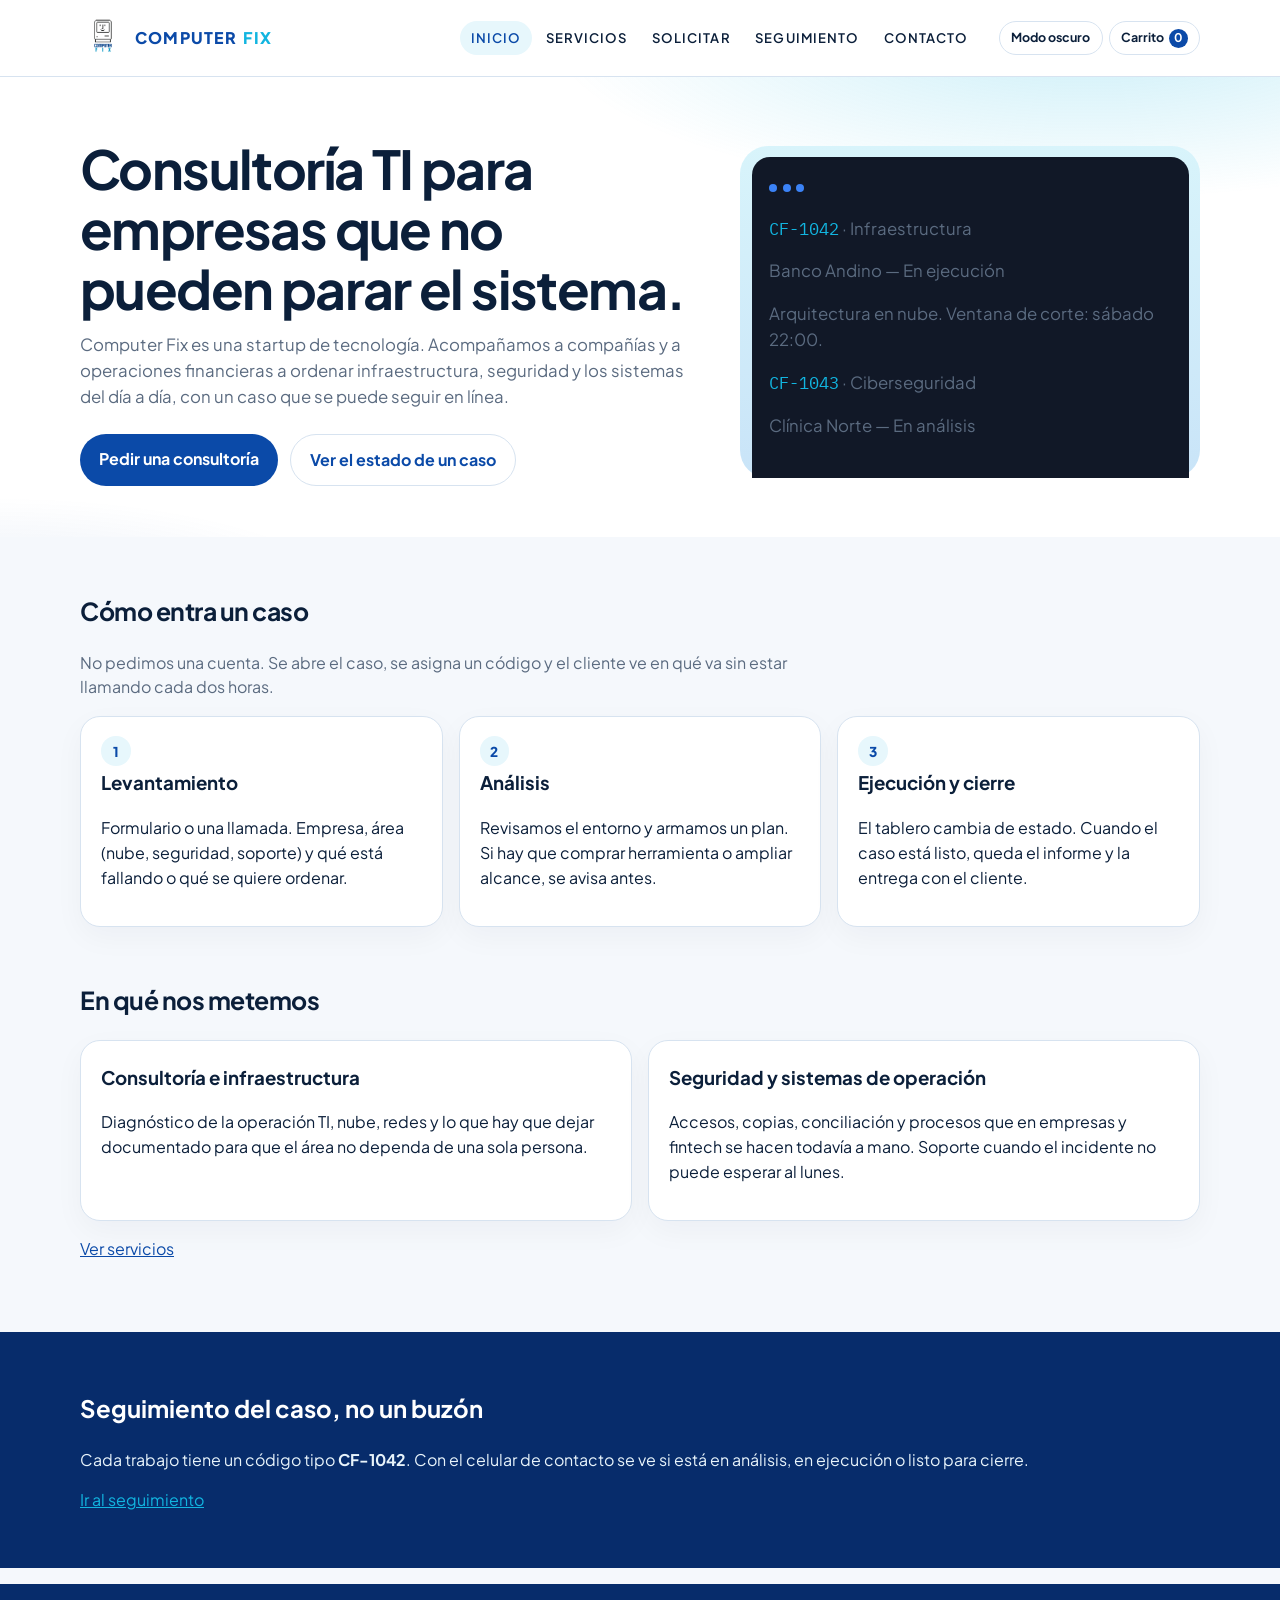
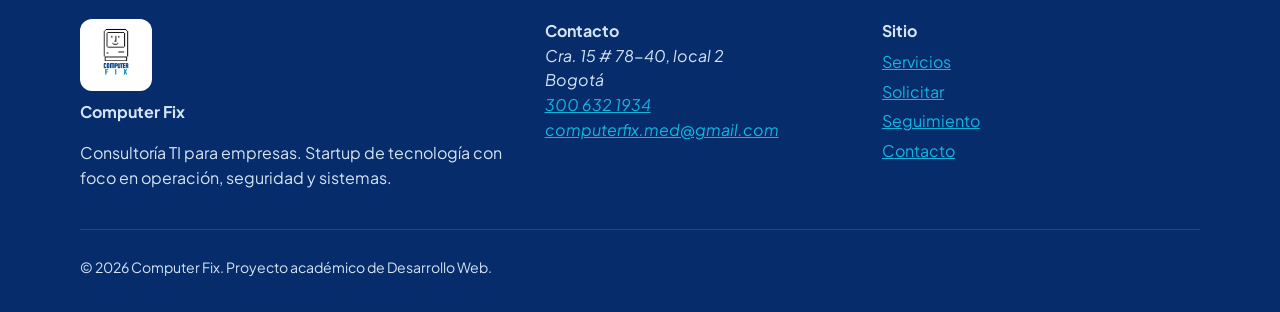
<file: index.html>
<!DOCTYPE html>
<html lang="es">
<head>
  <meta charset="UTF-8">
  <meta name="viewport" content="width=device-width, initial-scale=1">
  <title>Computer Fix · Consultoría TI para empresas</title>
  <meta name="description" content="Startup de tecnología especializada en consultoría TI para empresas: infraestructura, seguridad, soporte y sistemas de operación.">
  <link rel="icon" href="img/logo.jpg">
  <link rel="preconnect" href="https://fonts.googleapis.com">
  <link rel="preconnect" href="https://fonts.gstatic.com" crossorigin>
  <link href="https://fonts.googleapis.com/css2?family=IBM+Plex+Mono:wght@500&family=Plus+Jakarta+Sans:wght@400;500;600;700;800&display=swap" rel="stylesheet">
  <link rel="stylesheet" href="css/estilos.css">
</head>
<body>
  <a class="saltar" href="#contenido">Saltar al contenido</a>

  <header class="sitio-cabecera">
    <div class="barra">
      <a class="logo" href="index.html">
        <img src="img/logo.jpg" alt="">
        <span class="logo-texto"><strong>COMPUTER</strong><b>FIX</b></span>
      </a>
      <div class="grupo-iconos">
        <button type="button" class="btn-tema" aria-pressed="false">Modo oscuro</button>
        <button type="button" class="btn-carrito" aria-expanded="false" aria-controls="carrito">
          Carrito <span class="carrito-cuenta">0</span>
        </button>
        <button class="btn-menu" type="button" aria-expanded="false" aria-controls="menu-principal" aria-label="Abrir menú">
          <span></span><span></span><span></span>
        </button>
      </div>
      <nav id="menu-principal" aria-label="Principal">
        <ul>
          <li><a href="index.html">Inicio</a></li>
          <li><a href="servicios.html">Servicios</a></li>
          <li><a href="solicitar.html">Solicitar</a></li>
          <li><a href="seguimiento.html">Seguimiento</a></li>
          <li><a href="contacto.html">Contacto</a></li>
        </ul>
      </nav>
    </div>
  </header>

  <aside id="carrito" class="panel-carrito oculto" aria-label="Carrito de paquetes">
    <h2>Carrito</h2>
    <ul id="lista-carrito"></ul>
    <p class="total-carrito">Total: <span id="total-carrito">$0</span></p>
    <button type="button" id="vaciar-carrito" class="boton secundario">Vaciar carrito</button>
  </aside>

  <main id="contenido">
    <section class="hero" aria-labelledby="titulo-hero">
      <div class="envoltorio">
        <div>
          <h1 id="titulo-hero">Consultoría TI para empresas que no pueden parar el sistema.</h1>
          <p>Computer Fix es una startup de tecnología. Acompañamos a compañías y a operaciones financieras a ordenar infraestructura, seguridad y los sistemas del día a día, con un caso que se puede seguir en línea.</p>
          <div class="acciones">
            <a class="boton" href="solicitar.html">Pedir una consultoría</a>
            <a class="boton secundario" href="seguimiento.html">Ver el estado de un caso</a>
          </div>
        </div>
        <div class="marco-hero" aria-hidden="true">
          <div class="pantalla">
            <p><span class="punto"></span><span class="punto"></span><span class="punto"></span></p>
            <p><code>CF-1042</code> · Infraestructura</p>
            <p>Banco Andino — En ejecución</p>
            <p>Arquitectura en nube. Ventana de corte: sábado 22:00.</p>
            <p><code>CF-1043</code> · Ciberseguridad</p>
            <p>Clínica Norte — En análisis</p>
          </div>
        </div>
      </div>
    </section>

    <section class="seccion" aria-labelledby="titulo-pasos">
      <div class="envoltorio">
        <h2 id="titulo-pasos">Cómo entra un caso</h2>
        <p class="intro">No pedimos una cuenta. Se abre el caso, se asigna un código y el cliente ve en qué va sin estar llamando cada dos horas.</p>
        <div class="rejilla tres">
          <article class="tarjeta">
            <span class="paso-num" aria-hidden="true">1</span>
            <h3>Levantamiento</h3>
            <p>Formulario o una llamada. Empresa, área (nube, seguridad, soporte) y qué está fallando o qué se quiere ordenar.</p>
          </article>
          <article class="tarjeta">
            <span class="paso-num" aria-hidden="true">2</span>
            <h3>Análisis</h3>
            <p>Revisamos el entorno y armamos un plan. Si hay que comprar herramienta o ampliar alcance, se avisa antes.</p>
          </article>
          <article class="tarjeta">
            <span class="paso-num" aria-hidden="true">3</span>
            <h3>Ejecución y cierre</h3>
            <p>El tablero cambia de estado. Cuando el caso está listo, queda el informe y la entrega con el cliente.</p>
          </article>
        </div>
      </div>
    </section>

    <section class="seccion" aria-labelledby="titulo-servicios" style="padding-top:0">
      <div class="envoltorio">
        <h2 id="titulo-servicios">En qué nos metemos</h2>
        <div class="rejilla dos">
          <article class="tarjeta">
            <h3>Consultoría e infraestructura</h3>
            <p>Diagnóstico de la operación TI, nube, redes y lo que hay que dejar documentado para que el área no dependa de una sola persona.</p>
          </article>
          <article class="tarjeta">
            <h3>Seguridad y sistemas de operación</h3>
            <p>Accesos, copias, conciliación y procesos que en empresas y fintech se hacen todavía a mano. Soporte cuando el incidente no puede esperar al lunes.</p>
          </article>
        </div>
        <p><a href="servicios.html">Ver servicios</a></p>
      </div>
    </section>

    <section class="franja" aria-labelledby="titulo-seguimiento">
      <div class="envoltorio">
        <h2 id="titulo-seguimiento">Seguimiento del caso, no un buzón</h2>
        <p>Cada trabajo tiene un código tipo <strong>CF-1042</strong>. Con el celular de contacto se ve si está en análisis, en ejecución o listo para cierre.</p>
        <p><a href="seguimiento.html">Ir al seguimiento</a></p>
      </div>
    </section>
  </main>

  <footer class="sitio-pie">
    <div class="envoltorio pie-grid">
      <div>
        <img class="logo-pie" src="img/logo.jpg" alt="">
        <strong>Computer Fix</strong>
        <p>Consultoría TI para empresas. Startup de tecnología con foco en operación, seguridad y sistemas.</p>
      </div>
      <div>
        <strong>Contacto</strong>
        <address>
          Cra. 15 # 78-40, local 2<br>
          Bogotá<br>
          <a href="tel:+573006321934">300 632 1934</a><br>
          <a href="mailto:computerfix.med@gmail.com">computerfix.med@gmail.com</a>
        </address>
      </div>
      <div>
        <strong>Sitio</strong>
        <ul>
          <li><a href="servicios.html">Servicios</a></li>
          <li><a href="solicitar.html">Solicitar</a></li>
          <li><a href="seguimiento.html">Seguimiento</a></li>
          <li><a href="contacto.html">Contacto</a></li>
        </ul>
      </div>
    </div>
    <div class="envoltorio copy">
      <p>© <span id="anio">2026</span> Computer Fix. Proyecto académico de Desarrollo Web.</p>
    </div>
  </footer>

  <script src="js/main.js"></script>
  <script src="js/app.js"></script>
</body>
</html>
</file>
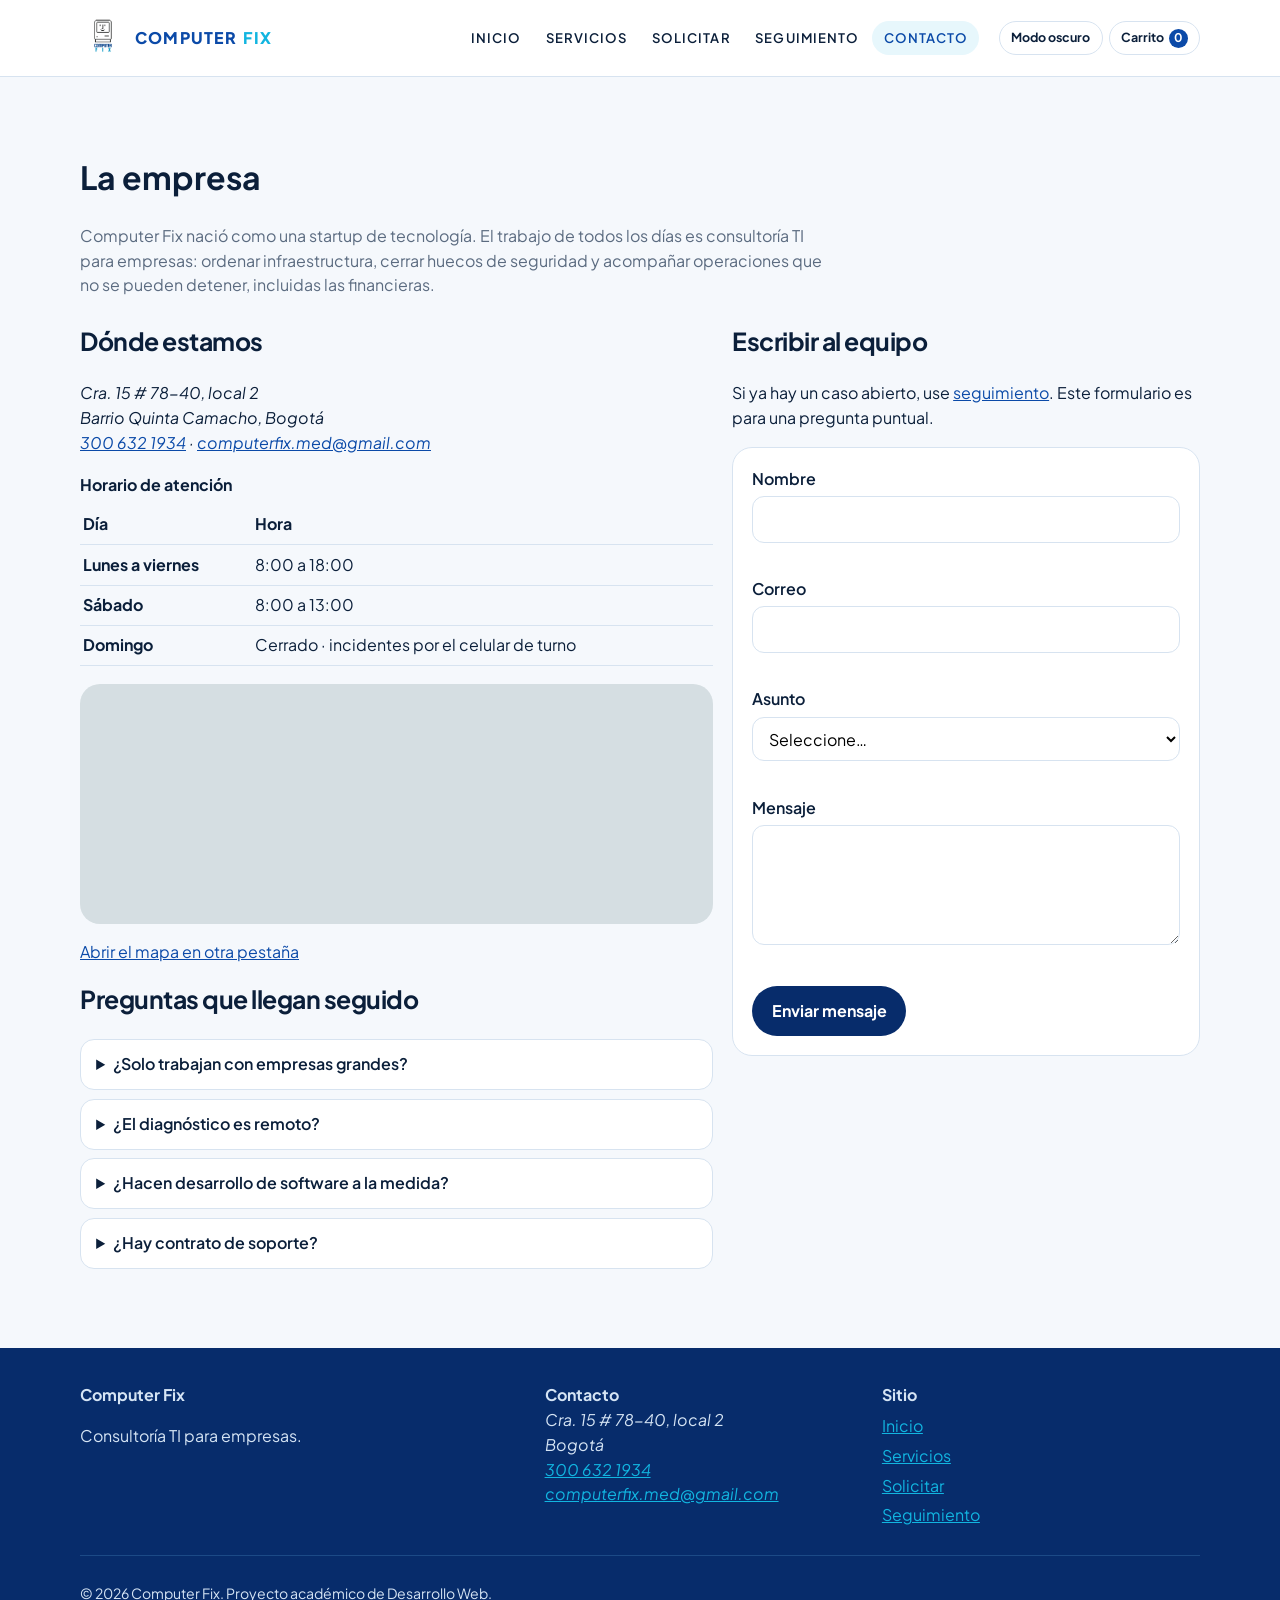
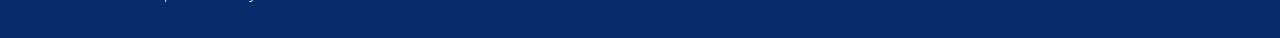
<file: contacto.html>
<!DOCTYPE html>
<html lang="es">
<head>
  <meta charset="UTF-8">
  <meta name="viewport" content="width=device-width, initial-scale=1">
  <title>Contacto · Computer Fix</title>
  <meta name="description" content="Correo, teléfono, dirección y formulario de Computer Fix.">
  <link rel="icon" href="img/logo.jpg">
  <link rel="preconnect" href="https://fonts.googleapis.com">
  <link rel="preconnect" href="https://fonts.gstatic.com" crossorigin>
  <link href="https://fonts.googleapis.com/css2?family=IBM+Plex+Mono:wght@500&family=Plus+Jakarta+Sans:wght@400;500;600;700;800&display=swap" rel="stylesheet">
  <link rel="stylesheet" href="css/estilos.css">
</head>
<body>
  <a class="saltar" href="#contenido">Saltar al contenido</a>

  <header class="sitio-cabecera">
    <div class="barra">
      <a class="logo" href="index.html">
        <img src="img/logo.jpg" alt="">
        <span class="logo-texto"><strong>COMPUTER</strong><b>FIX</b></span>
      </a>
      <div class="grupo-iconos">
        <button type="button" class="btn-tema" aria-pressed="false">Modo oscuro</button>
        <button type="button" class="btn-carrito" aria-expanded="false" aria-controls="carrito">
          Carrito <span class="carrito-cuenta">0</span>
        </button>
        <button class="btn-menu" type="button" aria-expanded="false" aria-controls="menu-principal" aria-label="Abrir menú">
          <span></span><span></span><span></span>
        </button>
      </div>
      <nav id="menu-principal" aria-label="Principal">
        <ul>
          <li><a href="index.html">Inicio</a></li>
          <li><a href="servicios.html">Servicios</a></li>
          <li><a href="solicitar.html">Solicitar</a></li>
          <li><a href="seguimiento.html">Seguimiento</a></li>
          <li><a href="contacto.html">Contacto</a></li>
        </ul>
      </nav>
    </div>
  </header>

  <aside id="carrito" class="panel-carrito oculto" aria-label="Carrito de paquetes">
    <h2>Carrito</h2>
    <ul id="lista-carrito"></ul>
    <p class="total-carrito">Total: <span id="total-carrito">$0</span></p>
    <button type="button" id="vaciar-carrito" class="boton secundario">Vaciar carrito</button>
  </aside>

  <main id="contenido" class="seccion">
    <div class="envoltorio">
      <h1>La empresa</h1>
      <p class="intro">Computer Fix nació como una startup de tecnología. El trabajo de todos los días es consultoría TI para empresas: ordenar infraestructura, cerrar huecos de seguridad y acompañar operaciones que no se pueden detener, incluidas las financieras.</p>
    </div>

    <div class="envoltorio dos-cols" style="margin-top:1.5rem">
      <section aria-labelledby="titulo-datos">
        <h2 id="titulo-datos">Dónde estamos</h2>
        <address>
          Cra. 15 # 78-40, local 2<br>
          Barrio Quinta Camacho, Bogotá<br>
          <a href="tel:+573006321934">300 632 1934</a> ·
          <a href="mailto:computerfix.med@gmail.com">computerfix.med@gmail.com</a>
        </address>

        <table class="tabla-horarios">
          <caption>Horario de atención</caption>
          <thead>
            <tr>
              <th scope="col">Día</th>
              <th scope="col">Hora</th>
            </tr>
          </thead>
          <tbody>
            <tr>
              <th scope="row">Lunes a viernes</th>
              <td>8:00 a 18:00</td>
            </tr>
            <tr>
              <th scope="row">Sábado</th>
              <td>8:00 a 13:00</td>
            </tr>
            <tr>
              <th scope="row">Domingo</th>
              <td>Cerrado · incidentes por el celular de turno</td>
            </tr>
          </tbody>
        </table>

        <iframe class="mapa" title="Mapa de la oficina en Bogotá" src="https://www.openstreetmap.org/export/embed.html?bbox=-74.065,4.655,-74.055,4.665&amp;layer=mapnik" loading="lazy"></iframe>
        <p><a href="https://www.openstreetmap.org/#map=16/4.66/-74.06" rel="noopener noreferrer" target="_blank">Abrir el mapa en otra pestaña</a></p>

        <h2>Preguntas que llegan seguido</h2>
        <div class="faq">
          <details>
            <summary>¿Solo trabajan con empresas grandes?</summary>
            <p>No. Entran pymes, dos clínicas y un par de operaciones que procesan pagos. El tamaño importa menos que si el sistema es crítico para el negocio.</p>
          </details>
          <details>
            <summary>¿El diagnóstico es remoto?</summary>
            <p>La primera revisión casi siempre es remota. Si hay que ir al sitio, se avisa y el desplazamiento se cobra aparte.</p>
          </details>
          <details>
            <summary>¿Hacen desarrollo de software a la medida?</summary>
            <p>Consultoría, integración y orden de lo que ya tienen. Un producto desde cero se evalúa aparte y no siempre lo tomamos.</p>
          </details>
          <details>
            <summary>¿Hay contrato de soporte?</summary>
            <p>Sí, por bolsa de horas o por mes. El caso suelto también entra; no obliga a quedarse con un contrato.</p>
          </details>
        </div>
      </section>

      <section aria-labelledby="titulo-mensaje">
        <h2 id="titulo-mensaje">Escribir al equipo</h2>
        <p>Si ya hay un caso abierto, use <a href="seguimiento.html">seguimiento</a>. Este formulario es para una pregunta puntual.</p>

        <form id="form-contacto" novalidate>
          <div class="campo">
            <label for="nombre-contacto">Nombre</label>
            <input id="nombre-contacto" name="nombre" type="text" required data-regla="nombre">
            <p class="error" role="alert"></p>
          </div>
          <div class="campo">
            <label for="correo-contacto">Correo</label>
            <input id="correo-contacto" name="correo" type="email" required>
            <p class="error" role="alert"></p>
          </div>
          <div class="campo">
            <label for="asunto">Asunto</label>
            <select id="asunto" name="asunto" required>
              <option value="">Seleccione…</option>
              <option>Cotización</option>
              <option>Soporte</option>
              <option>Alianzas</option>
              <option>Otra</option>
            </select>
            <p class="error" role="alert"></p>
          </div>
          <div class="campo">
            <label for="mensaje">Mensaje</label>
            <textarea id="mensaje" name="mensaje" required data-regla="largo"></textarea>
            <p class="error" role="alert"></p>
          </div>
          <button class="boton oscuro" type="submit">Enviar mensaje</button>
        </form>

        <div id="resultado-contacto" class="exito oculto">
          <p>Quedó registrado el mensaje en esta demo. En un sitio con servidor se iría a computerfix.med@gmail.com. Si es urgente, mejor al 300 632 1934.</p>
        </div>
      </section>
    </div>
  </main>

  <footer class="sitio-pie">
    <div class="envoltorio pie-grid">
      <div>
        <strong>Computer Fix</strong>
        <p>Consultoría TI para empresas.</p>
      </div>
      <div>
        <strong>Contacto</strong>
        <address>
          Cra. 15 # 78-40, local 2<br>
          Bogotá<br>
          <a href="tel:+573006321934">300 632 1934</a><br>
          <a href="mailto:computerfix.med@gmail.com">computerfix.med@gmail.com</a>
        </address>
      </div>
      <div>
        <strong>Sitio</strong>
        <ul>
          <li><a href="index.html">Inicio</a></li>
          <li><a href="servicios.html">Servicios</a></li>
          <li><a href="solicitar.html">Solicitar</a></li>
          <li><a href="seguimiento.html">Seguimiento</a></li>
        </ul>
      </div>
    </div>
    <div class="envoltorio copy">
      <p>© <span id="anio">2026</span> Computer Fix. Proyecto académico de Desarrollo Web.</p>
    </div>
  </footer>

  <script src="js/taller.js"></script>
  <script src="js/validacion.js"></script>
  <script src="js/main.js"></script>
  <script src="js/app.js"></script>
</body>
</html>
</file>
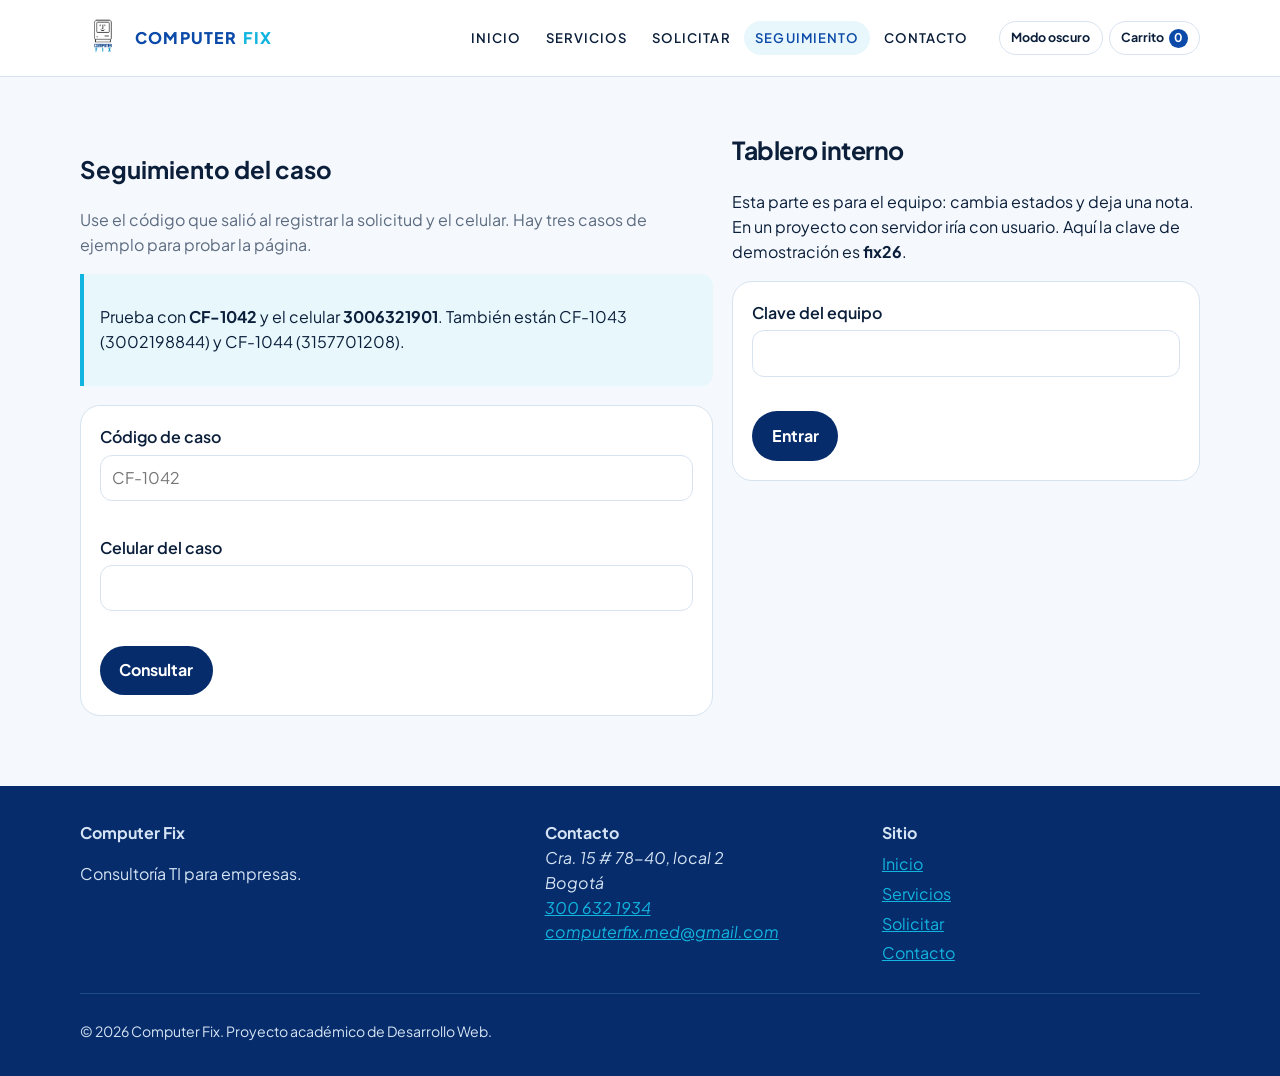
<file: seguimiento.html>
<!DOCTYPE html>
<html lang="es">
<head>
  <meta charset="UTF-8">
  <meta name="viewport" content="width=device-width, initial-scale=1">
  <title>Seguimiento de casos · Computer Fix</title>
  <meta name="description" content="Consulte el estado de un caso con el código y el celular.">
  <link rel="icon" href="img/logo.jpg">
  <link rel="preconnect" href="https://fonts.googleapis.com">
  <link rel="preconnect" href="https://fonts.gstatic.com" crossorigin>
  <link href="https://fonts.googleapis.com/css2?family=IBM+Plex+Mono:wght@500&family=Plus+Jakarta+Sans:wght@400;500;600;700;800&display=swap" rel="stylesheet">
  <link rel="stylesheet" href="css/estilos.css">
</head>
<body>
  <a class="saltar" href="#contenido">Saltar al contenido</a>

  <header class="sitio-cabecera">
    <div class="barra">
      <a class="logo" href="index.html">
        <img src="img/logo.jpg" alt="">
        <span class="logo-texto"><strong>COMPUTER</strong><b>FIX</b></span>
      </a>
      <div class="grupo-iconos">
        <button type="button" class="btn-tema" aria-pressed="false">Modo oscuro</button>
        <button type="button" class="btn-carrito" aria-expanded="false" aria-controls="carrito">
          Carrito <span class="carrito-cuenta">0</span>
        </button>
        <button class="btn-menu" type="button" aria-expanded="false" aria-controls="menu-principal" aria-label="Abrir menú">
          <span></span><span></span><span></span>
        </button>
      </div>
      <nav id="menu-principal" aria-label="Principal">
        <ul>
          <li><a href="index.html">Inicio</a></li>
          <li><a href="servicios.html">Servicios</a></li>
          <li><a href="solicitar.html">Solicitar</a></li>
          <li><a href="seguimiento.html">Seguimiento</a></li>
          <li><a href="contacto.html">Contacto</a></li>
        </ul>
      </nav>
    </div>
  </header>

  <aside id="carrito" class="panel-carrito oculto" aria-label="Carrito de paquetes">
    <h2>Carrito</h2>
    <ul id="lista-carrito"></ul>
    <p class="total-carrito">Total: <span id="total-carrito">$0</span></p>
    <button type="button" id="vaciar-carrito" class="boton secundario">Vaciar carrito</button>
  </aside>

  <main id="contenido" class="seccion">
    <div class="envoltorio dos-cols">
      <section aria-labelledby="titulo-consulta">
        <h1 id="titulo-consulta">Seguimiento del caso</h1>
        <p class="intro">Use el código que salió al registrar la solicitud y el celular. Hay tres casos de ejemplo para probar la página.</p>

        <aside class="aviso-caja">
          <p>Prueba con <strong>CF-1042</strong> y el celular <strong>3006321901</strong>. También están CF-1043 (3002198844) y CF-1044 (3157701208).</p>
        </aside>

        <form id="form-consulta" style="margin-top:1.2rem" novalidate>
          <div class="campo">
            <label for="codigo">Código de caso</label>
            <input id="codigo" name="codigo" type="text" required placeholder="CF-1042" autocomplete="off">
            <p class="error" role="alert"></p>
          </div>
          <div class="campo">
            <label for="tel-consulta">Celular del caso</label>
            <input id="tel-consulta" name="tel-consulta" type="tel" inputmode="numeric" required data-regla="celular">
            <p class="error" role="alert"></p>
          </div>
          <button class="boton oscuro" type="submit">Consultar</button>
        </form>

        <div id="resultado-consulta" class="oculto" style="margin-top:1.2rem"></div>
      </section>

      <section aria-labelledby="titulo-taller">
        <h2 id="titulo-taller">Tablero interno</h2>
        <p>Esta parte es para el equipo: cambia estados y deja una nota. En un proyecto con servidor iría con usuario. Aquí la clave de demostración es <strong>fix26</strong>.</p>

        <div id="acceso-taller">
          <form id="form-taller" novalidate>
            <div class="campo">
              <label for="clave-taller">Clave del equipo</label>
              <input id="clave-taller" name="clave" type="password" required>
              <p class="error" id="error-clave" role="alert"></p>
            </div>
            <button class="boton oscuro" type="submit">Entrar</button>
          </form>
        </div>

        <div id="panel-taller" class="oculto">
          <p>
            <button type="button" id="cerrar-taller" class="boton claro">Cerrar tablero</button>
          </p>
          <div class="filtros" role="group" aria-label="Filtrar por estado">
            <button type="button" class="activo" data-filtro="todas">Todas</button>
            <button type="button" data-filtro="Recibida">Recibida</button>
            <button type="button" data-filtro="En análisis">Análisis</button>
            <button type="button" data-filtro="En ejecución">Ejecución</button>
            <button type="button" data-filtro="Esperando cliente">Cliente</button>
            <button type="button" data-filtro="Lista para cierre">Lista</button>
          </div>
          <div id="tablero" class="tablero"></div>
        </div>
      </section>
    </div>
  </main>

  <footer class="sitio-pie">
    <div class="envoltorio pie-grid">
      <div>
        <strong>Computer Fix</strong>
        <p>Consultoría TI para empresas.</p>
      </div>
      <div>
        <strong>Contacto</strong>
        <address>
          Cra. 15 # 78-40, local 2<br>
          Bogotá<br>
          <a href="tel:+573006321934">300 632 1934</a><br>
          <a href="mailto:computerfix.med@gmail.com">computerfix.med@gmail.com</a>
        </address>
      </div>
      <div>
        <strong>Sitio</strong>
        <ul>
          <li><a href="index.html">Inicio</a></li>
          <li><a href="servicios.html">Servicios</a></li>
          <li><a href="solicitar.html">Solicitar</a></li>
          <li><a href="contacto.html">Contacto</a></li>
        </ul>
      </div>
    </div>
    <div class="envoltorio copy">
      <p>© <span id="anio">2026</span> Computer Fix. Proyecto académico de Desarrollo Web.</p>
    </div>
  </footer>

  <script src="js/taller.js"></script>
  <script src="js/validacion.js"></script>
  <script src="js/main.js"></script>
  <script src="js/app.js"></script>
</body>
</html>
</file>
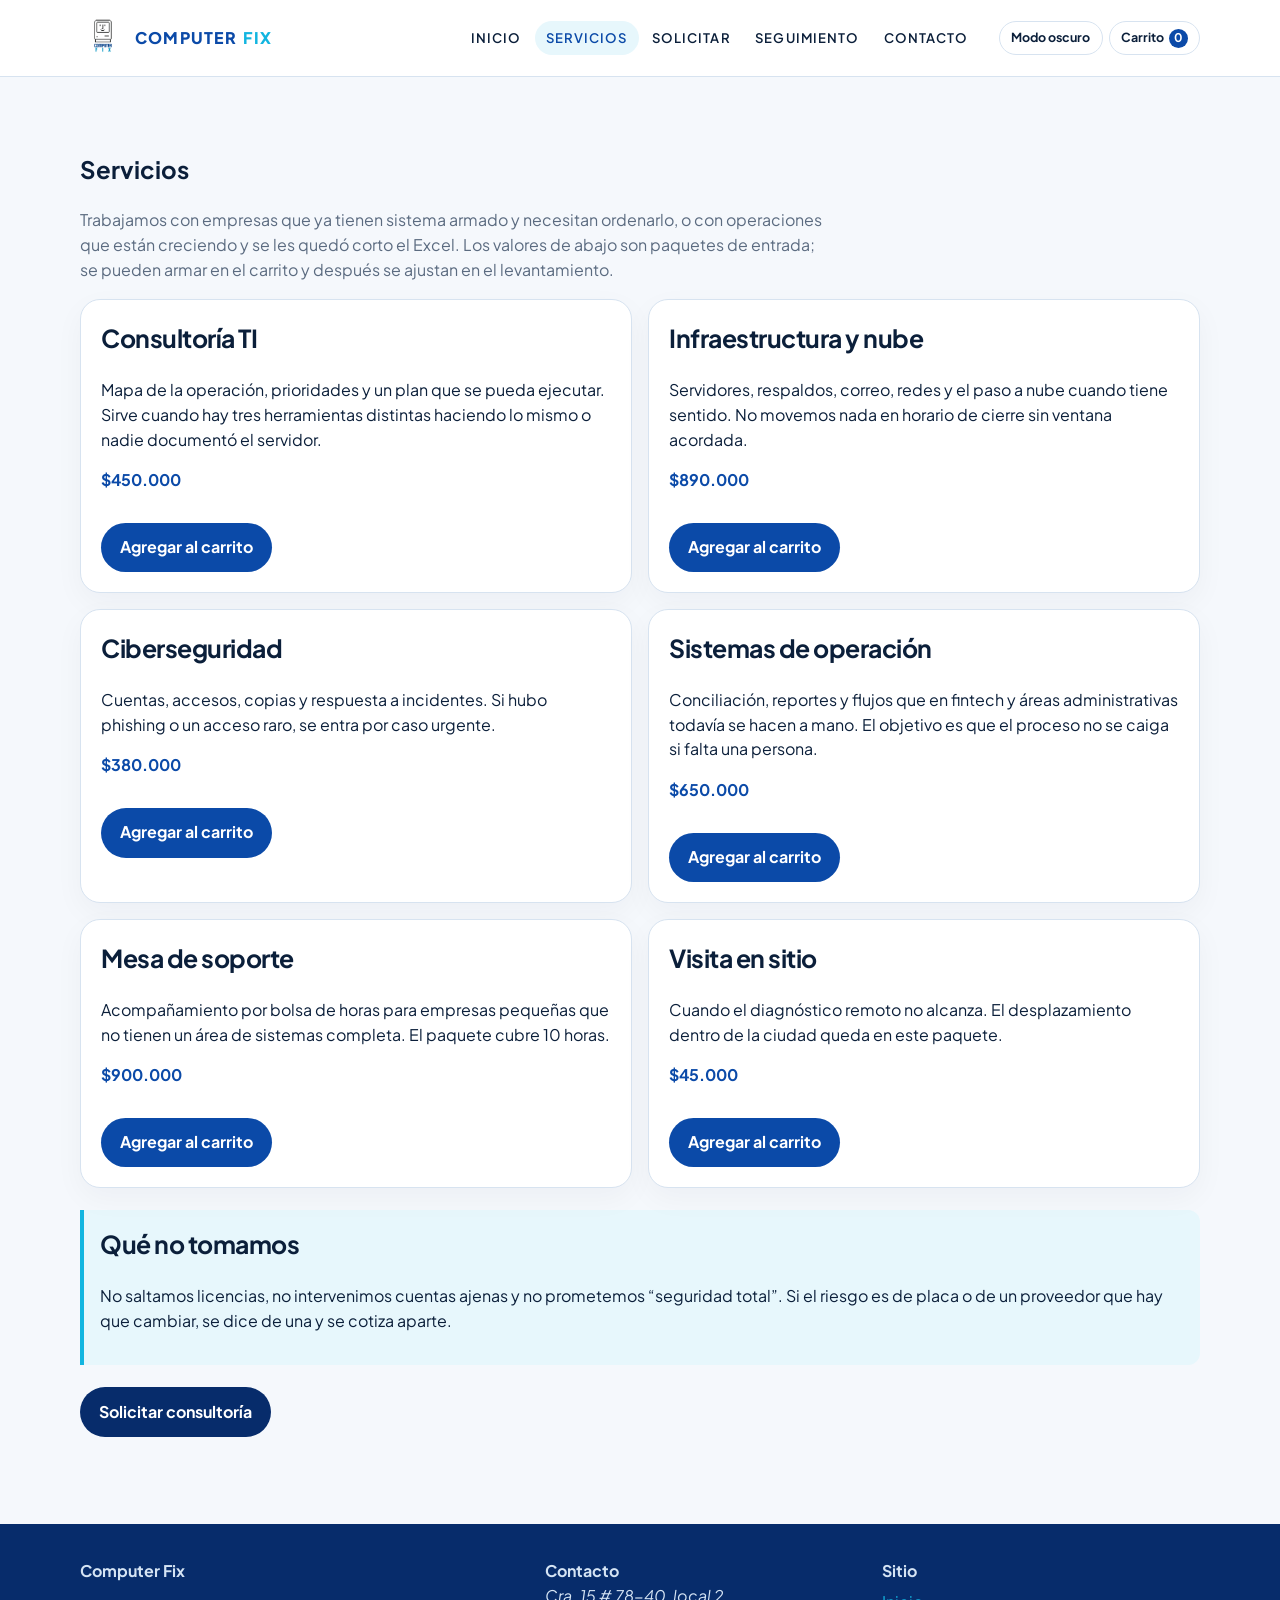
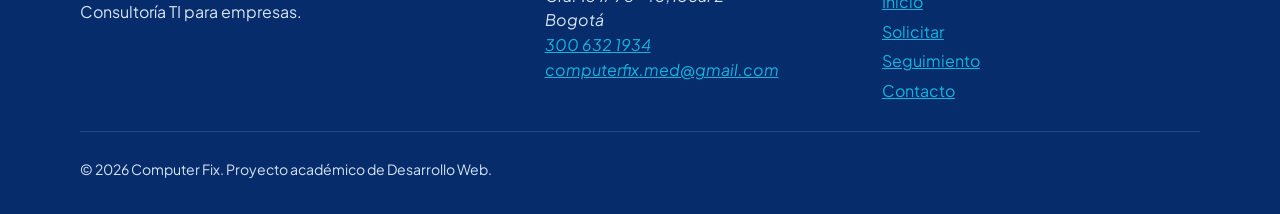
<file: servicios.html>
<!DOCTYPE html>
<html lang="es">
<head>
  <meta charset="UTF-8">
  <meta name="viewport" content="width=device-width, initial-scale=1">
  <title>Servicios · Computer Fix</title>
  <meta name="description" content="Consultoría TI, infraestructura, ciberseguridad, soporte y sistemas para operación financiera.">
  <link rel="icon" href="img/logo.jpg">
  <link rel="preconnect" href="https://fonts.googleapis.com">
  <link rel="preconnect" href="https://fonts.gstatic.com" crossorigin>
  <link href="https://fonts.googleapis.com/css2?family=IBM+Plex+Mono:wght@500&family=Plus+Jakarta+Sans:wght@400;500;600;700;800&display=swap" rel="stylesheet">
  <link rel="stylesheet" href="css/estilos.css">
</head>
<body>
  <a class="saltar" href="#contenido">Saltar al contenido</a>

  <header class="sitio-cabecera">
    <div class="barra">
      <a class="logo" href="index.html">
        <img src="img/logo.jpg" alt="">
        <span class="logo-texto"><strong>COMPUTER</strong><b>FIX</b></span>
      </a>
      <div class="grupo-iconos">
        <button type="button" class="btn-tema" aria-pressed="false">Modo oscuro</button>
        <button type="button" class="btn-carrito" aria-expanded="false" aria-controls="carrito">
          Carrito <span class="carrito-cuenta">0</span>
        </button>
        <button class="btn-menu" type="button" aria-expanded="false" aria-controls="menu-principal" aria-label="Abrir menú">
          <span></span><span></span><span></span>
        </button>
      </div>
      <nav id="menu-principal" aria-label="Principal">
        <ul>
          <li><a href="index.html">Inicio</a></li>
          <li><a href="servicios.html">Servicios</a></li>
          <li><a href="solicitar.html">Solicitar</a></li>
          <li><a href="seguimiento.html">Seguimiento</a></li>
          <li><a href="contacto.html">Contacto</a></li>
        </ul>
      </nav>
    </div>
  </header>

  <aside id="carrito" class="panel-carrito oculto" aria-label="Carrito de paquetes">
    <h2>Carrito</h2>
    <ul id="lista-carrito"></ul>
    <p class="total-carrito">Total: <span id="total-carrito">$0</span></p>
    <button type="button" id="vaciar-carrito" class="boton secundario">Vaciar carrito</button>
  </aside>

  <main id="contenido">
    <section class="seccion" aria-labelledby="titulo-servicios">
      <div class="envoltorio">
        <h1 id="titulo-servicios">Servicios</h1>
        <p class="intro">Trabajamos con empresas que ya tienen sistema armado y necesitan ordenarlo, o con operaciones que están creciendo y se les quedó corto el Excel. Los valores de abajo son paquetes de entrada; se pueden armar en el carrito y después se ajustan en el levantamiento.</p>

        <div class="rejilla dos">
          <article class="tarjeta">
            <h2>Consultoría TI</h2>
            <p>Mapa de la operación, prioridades y un plan que se pueda ejecutar. Sirve cuando hay tres herramientas distintas haciendo lo mismo o nadie documentó el servidor.</p>
            <p class="precio">$450.000</p>
            <button type="button" class="boton btn-agregar" data-id="s1" data-nombre="Consultoría TI" data-precio="450000">Agregar al carrito</button>
          </article>
          <article class="tarjeta">
            <h2>Infraestructura y nube</h2>
            <p>Servidores, respaldos, correo, redes y el paso a nube cuando tiene sentido. No movemos nada en horario de cierre sin ventana acordada.</p>
            <p class="precio">$890.000</p>
            <button type="button" class="boton btn-agregar" data-id="s2" data-nombre="Infraestructura y nube" data-precio="890000">Agregar al carrito</button>
          </article>
          <article class="tarjeta">
            <h2>Ciberseguridad</h2>
            <p>Cuentas, accesos, copias y respuesta a incidentes. Si hubo phishing o un acceso raro, se entra por caso urgente.</p>
            <p class="precio">$380.000</p>
            <button type="button" class="boton btn-agregar" data-id="s3" data-nombre="Ciberseguridad" data-precio="380000">Agregar al carrito</button>
          </article>
          <article class="tarjeta">
            <h2>Sistemas de operación</h2>
            <p>Conciliación, reportes y flujos que en fintech y áreas administrativas todavía se hacen a mano. El objetivo es que el proceso no se caiga si falta una persona.</p>
            <p class="precio">$650.000</p>
            <button type="button" class="boton btn-agregar" data-id="s4" data-nombre="Sistemas de operación" data-precio="650000">Agregar al carrito</button>
          </article>
          <article class="tarjeta">
            <h2>Mesa de soporte</h2>
            <p>Acompañamiento por bolsa de horas para empresas pequeñas que no tienen un área de sistemas completa. El paquete cubre 10 horas.</p>
            <p class="precio">$900.000</p>
            <button type="button" class="boton btn-agregar" data-id="s5" data-nombre="Mesa de soporte (10 h)" data-precio="900000">Agregar al carrito</button>
          </article>
          <article class="tarjeta">
            <h2>Visita en sitio</h2>
            <p>Cuando el diagnóstico remoto no alcanza. El desplazamiento dentro de la ciudad queda en este paquete.</p>
            <p class="precio">$45.000</p>
            <button type="button" class="boton btn-agregar" data-id="s6" data-nombre="Visita en sitio" data-precio="45000">Agregar al carrito</button>
          </article>
        </div>

        <aside class="aviso-caja" style="margin-top:1.4rem">
          <h2>Qué no tomamos</h2>
          <p>No saltamos licencias, no intervenimos cuentas ajenas y no prometemos “seguridad total”. Si el riesgo es de placa o de un proveedor que hay que cambiar, se dice de una y se cotiza aparte.</p>
        </aside>

        <p style="margin-top:1.4rem"><a class="boton oscuro" href="solicitar.html">Solicitar consultoría</a></p>
      </div>
    </section>
  </main>

  <footer class="sitio-pie">
    <div class="envoltorio pie-grid">
      <div>
        <strong>Computer Fix</strong>
        <p>Consultoría TI para empresas.</p>
      </div>
      <div>
        <strong>Contacto</strong>
        <address>
          Cra. 15 # 78-40, local 2<br>
          Bogotá<br>
          <a href="tel:+573006321934">300 632 1934</a><br>
          <a href="mailto:computerfix.med@gmail.com">computerfix.med@gmail.com</a>
        </address>
      </div>
      <div>
        <strong>Sitio</strong>
        <ul>
          <li><a href="index.html">Inicio</a></li>
          <li><a href="solicitar.html">Solicitar</a></li>
          <li><a href="seguimiento.html">Seguimiento</a></li>
          <li><a href="contacto.html">Contacto</a></li>
        </ul>
      </div>
    </div>
    <div class="envoltorio copy">
      <p>© <span id="anio">2026</span> Computer Fix. Proyecto académico de Desarrollo Web.</p>
    </div>
  </footer>

  <script src="js/main.js"></script>
  <script src="js/app.js"></script>
</body>
</html>
</file>
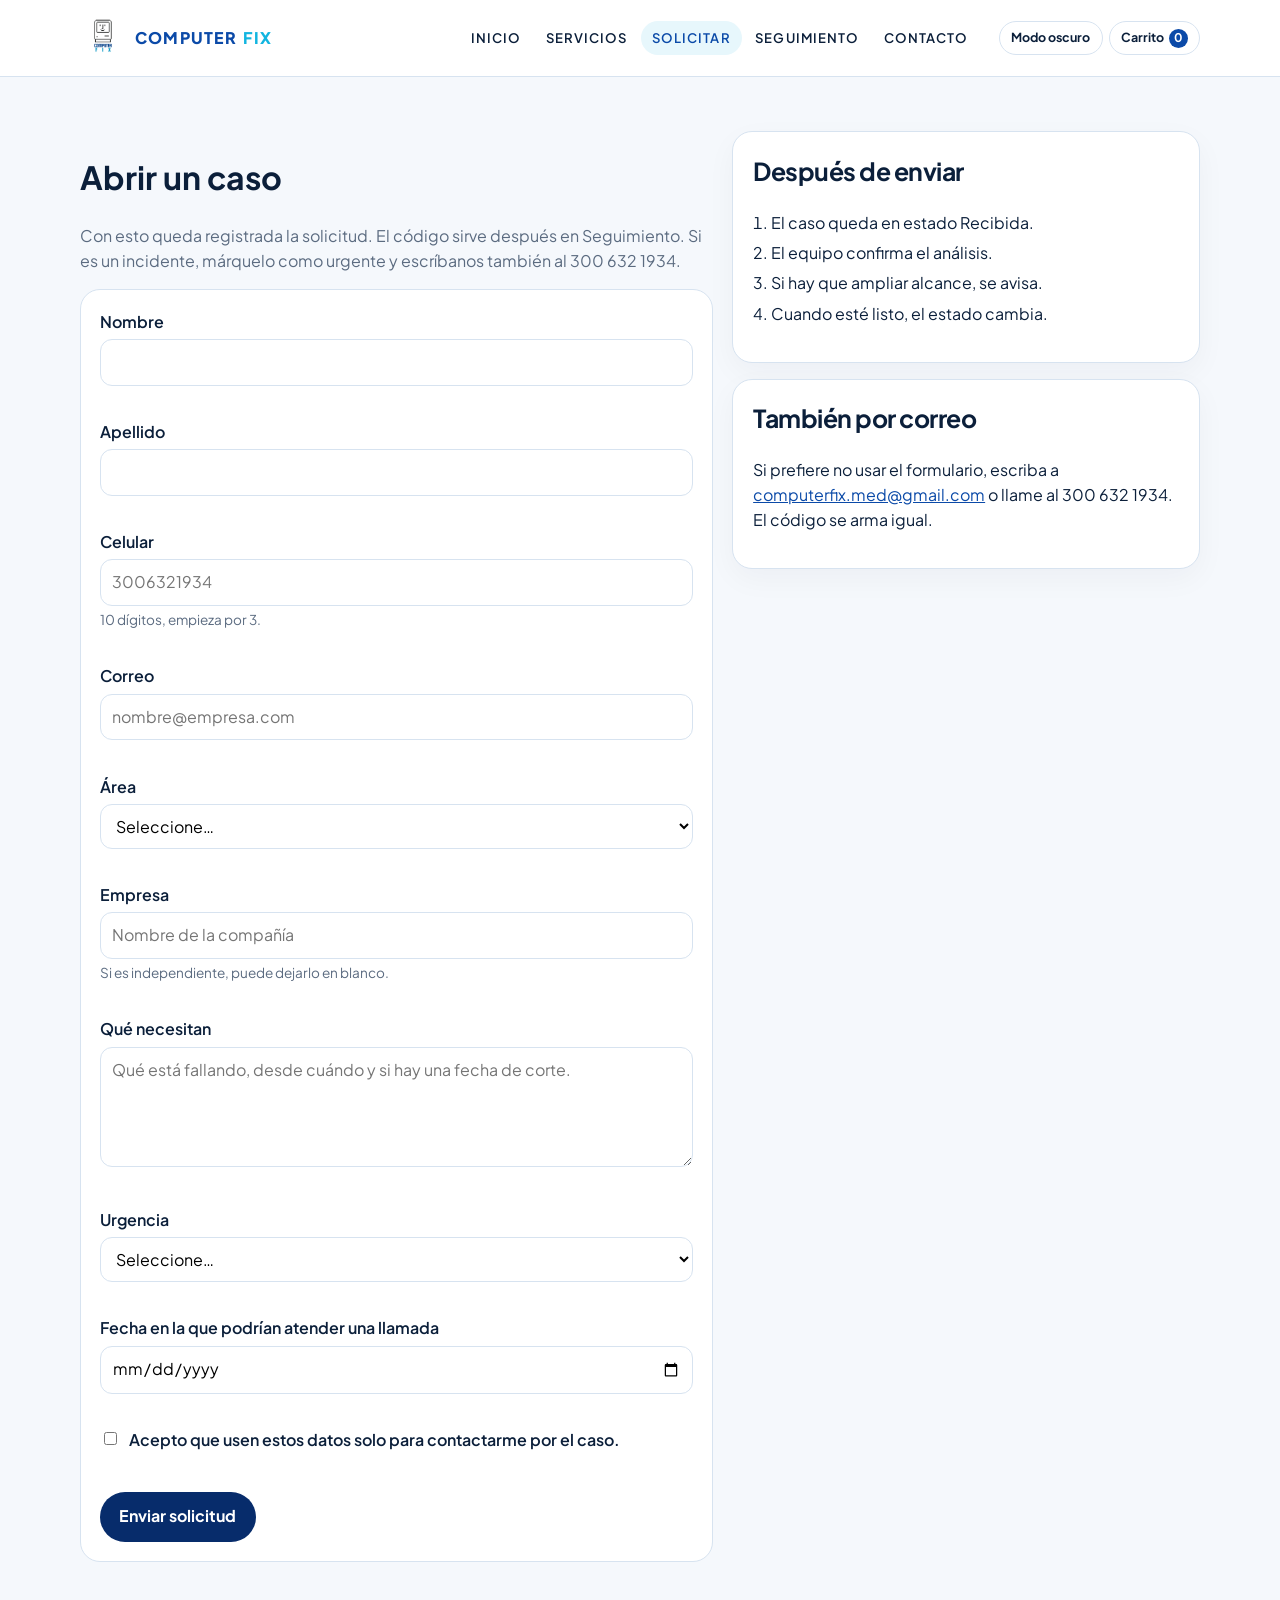
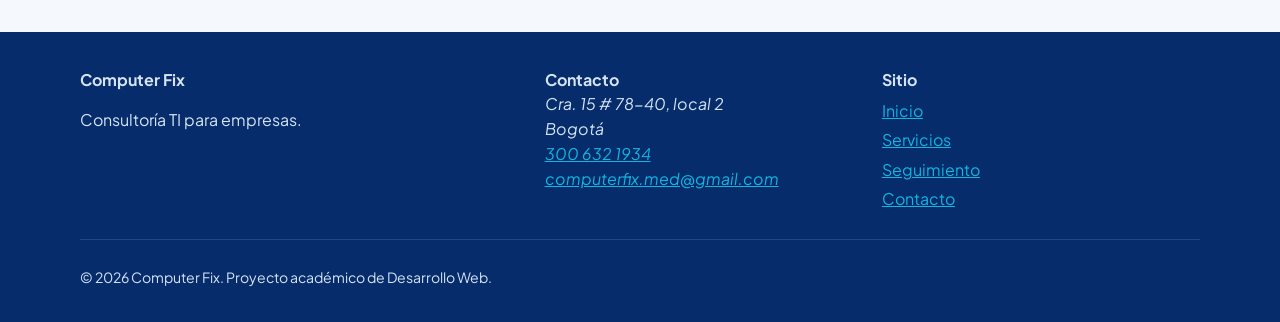
<file: solicitar.html>
<!DOCTYPE html>
<html lang="es">
<head>
  <meta charset="UTF-8">
  <meta name="viewport" content="width=device-width, initial-scale=1">
  <title>Solicitar consultoría · Computer Fix</title>
  <meta name="description" content="Abra un caso de consultoría TI. Recibe un código para hacer seguimiento.">
  <link rel="icon" href="img/logo.jpg">
  <link rel="preconnect" href="https://fonts.googleapis.com">
  <link rel="preconnect" href="https://fonts.gstatic.com" crossorigin>
  <link href="https://fonts.googleapis.com/css2?family=IBM+Plex+Mono:wght@500&family=Plus+Jakarta+Sans:wght@400;500;600;700;800&display=swap" rel="stylesheet">
  <link rel="stylesheet" href="css/estilos.css">
</head>
<body>
  <a class="saltar" href="#contenido">Saltar al contenido</a>

  <header class="sitio-cabecera">
    <div class="barra">
      <a class="logo" href="index.html">
        <img src="img/logo.jpg" alt="">
        <span class="logo-texto"><strong>COMPUTER</strong><b>FIX</b></span>
      </a>
      <div class="grupo-iconos">
        <button type="button" class="btn-tema" aria-pressed="false">Modo oscuro</button>
        <button type="button" class="btn-carrito" aria-expanded="false" aria-controls="carrito">
          Carrito <span class="carrito-cuenta">0</span>
        </button>
        <button class="btn-menu" type="button" aria-expanded="false" aria-controls="menu-principal" aria-label="Abrir menú">
          <span></span><span></span><span></span>
        </button>
      </div>
      <nav id="menu-principal" aria-label="Principal">
        <ul>
          <li><a href="index.html">Inicio</a></li>
          <li><a href="servicios.html">Servicios</a></li>
          <li><a href="solicitar.html">Solicitar</a></li>
          <li><a href="seguimiento.html">Seguimiento</a></li>
          <li><a href="contacto.html">Contacto</a></li>
        </ul>
      </nav>
    </div>
  </header>

  <aside id="carrito" class="panel-carrito oculto" aria-label="Carrito de paquetes">
    <h2>Carrito</h2>
    <ul id="lista-carrito"></ul>
    <p class="total-carrito">Total: <span id="total-carrito">$0</span></p>
    <button type="button" id="vaciar-carrito" class="boton secundario">Vaciar carrito</button>
  </aside>

  <main id="contenido" class="seccion">
    <div class="envoltorio dos-cols">
      <div>
        <h1>Abrir un caso</h1>
        <p class="intro">Con esto queda registrada la solicitud. El código sirve después en Seguimiento. Si es un incidente, márquelo como urgente y escríbanos también al 300 632 1934.</p>

        <form id="form-solicitud" class="ancho-form" novalidate>
          <div class="campo">
            <label for="nombre">Nombre</label>
            <input id="nombre" name="nombre" type="text" autocomplete="given-name" required data-regla="nombre">
            <p class="error" role="alert"></p>
          </div>
          <div class="campo">
            <label for="apellido">Apellido</label>
            <input id="apellido" name="apellido" type="text" autocomplete="family-name" required data-regla="nombre">
            <p class="error" role="alert"></p>
          </div>
          <div class="campo">
            <label for="telefono">Celular</label>
            <input id="telefono" name="telefono" type="tel" inputmode="numeric" autocomplete="tel" required data-regla="celular" placeholder="3006321934">
            <span class="ayuda">10 dígitos, empieza por 3.</span>
            <p class="error" role="alert"></p>
          </div>
          <div class="campo">
            <label for="correo">Correo</label>
            <input id="correo" name="correo" type="email" autocomplete="email" required placeholder="nombre@empresa.com">
            <p class="error" role="alert"></p>
          </div>
          <div class="campo">
            <label for="equipo">Área</label>
            <select id="equipo" name="equipo" required>
              <option value="">Seleccione…</option>
              <option>Consultoría TI</option>
              <option>Infraestructura</option>
              <option>Ciberseguridad</option>
              <option>Sistemas financieros</option>
              <option>Soporte</option>
              <option>Otro</option>
            </select>
            <p class="error" role="alert"></p>
          </div>
          <div class="campo">
            <label for="marca">Empresa</label>
            <input id="marca" name="marca" type="text" placeholder="Nombre de la compañía">
            <span class="ayuda">Si es independiente, puede dejarlo en blanco.</span>
            <p class="error" role="alert"></p>
          </div>
          <div class="campo">
            <label for="problema">Qué necesitan</label>
            <textarea id="problema" name="problema" required data-regla="largo" placeholder="Qué está fallando, desde cuándo y si hay una fecha de corte."></textarea>
            <p class="error" role="alert"></p>
          </div>
          <div class="campo">
            <label for="urgencia">Urgencia</label>
            <select id="urgencia" name="urgencia" required>
              <option value="">Seleccione…</option>
              <option>Puede esperar</option>
              <option>Normal</option>
              <option>Urgente</option>
            </select>
            <p class="error" role="alert"></p>
          </div>
          <div class="campo">
            <label for="fecha">Fecha en la que podrían atender una llamada</label>
            <input id="fecha" name="fecha" type="date">
            <p class="error" role="alert"></p>
          </div>
          <div class="campo">
            <div class="grupo-check">
              <input id="datos" name="datos" type="checkbox" required>
              <label for="datos">Acepto que usen estos datos solo para contactarme por el caso.</label>
            </div>
            <p class="error" role="alert"></p>
          </div>
          <button class="boton oscuro" type="submit">Enviar solicitud</button>
        </form>

        <div id="resultado-solicitud" class="exito oculto">
          <h2>Quedó ingresado</h2>
          <p>Guarde este código. Lo va a necesitar en seguimiento, junto con el celular que escribió.</p>
          <p class="codigo-orden" id="codigo-generado"></p>
          <p><a href="seguimiento.html">Ir a consultar el caso</a></p>
        </div>
      </div>

      <aside>
        <article class="tarjeta">
          <h2>Después de enviar</h2>
          <ol class="lista-limpia">
            <li>El caso queda en estado Recibida.</li>
            <li>El equipo confirma el análisis.</li>
            <li>Si hay que ampliar alcance, se avisa.</li>
            <li>Cuando esté listo, el estado cambia.</li>
          </ol>
        </article>
        <article class="tarjeta" style="margin-top:1rem">
          <h2>También por correo</h2>
          <p>Si prefiere no usar el formulario, escriba a <a href="mailto:computerfix.med@gmail.com">computerfix.med@gmail.com</a> o llame al 300 632 1934. El código se arma igual.</p>
        </article>
      </aside>
    </div>
  </main>

  <footer class="sitio-pie">
    <div class="envoltorio pie-grid">
      <div>
        <strong>Computer Fix</strong>
        <p>Consultoría TI para empresas.</p>
      </div>
      <div>
        <strong>Contacto</strong>
        <address>
          Cra. 15 # 78-40, local 2<br>
          Bogotá<br>
          <a href="tel:+573006321934">300 632 1934</a><br>
          <a href="mailto:computerfix.med@gmail.com">computerfix.med@gmail.com</a>
        </address>
      </div>
      <div>
        <strong>Sitio</strong>
        <ul>
          <li><a href="index.html">Inicio</a></li>
          <li><a href="servicios.html">Servicios</a></li>
          <li><a href="seguimiento.html">Seguimiento</a></li>
          <li><a href="contacto.html">Contacto</a></li>
        </ul>
      </div>
    </div>
    <div class="envoltorio copy">
      <p>© <span id="anio">2026</span> Computer Fix. Proyecto académico de Desarrollo Web.</p>
    </div>
  </footer>

  <script src="js/taller.js"></script>
  <script src="js/validacion.js"></script>
  <script src="js/main.js"></script>
  <script src="js/app.js"></script>
</body>
</html>
</file>
<file: css/estilos.css>
/* Computer Fix — hoja principal
   Mobile first. Paleta blanco + azul del logo. */

:root {
  --fondo: #f5f8fc;
  --papel: #ffffff;
  --tinta: #0b1f3a;
  --apagado: #5b6b80;
  --linea: #d7e3f0;
  --azul: #0b4aa8;
  --azul-oscuro: #072c6b;
  --cian: #12b5e0;
  --cian-suave: #e7f7fc;
  --ok: #0f7a5a;
  --aviso: #b42318;
  --sombra: 0 18px 40px rgba(11, 31, 58, 0.08);
  --radio: 20px;
  --ancho: 1120px;
}

* {
  box-sizing: border-box;
}

html {
  scroll-behavior: smooth;
  scroll-padding-top: 92px;
}

body {
  margin: 0;
  font-family: "Plus Jakarta Sans", "Segoe UI", system-ui, sans-serif;
  color: var(--tinta);
  background: var(--fondo);
  line-height: 1.55;
}

img {
  max-width: 100%;
  height: auto;
  display: block;
}

a {
  color: var(--azul);
}

a:hover {
  color: var(--azul-oscuro);
}

.saltar {
  position: absolute;
  left: -999px;
  top: 0;
  background: var(--azul);
  color: #fff;
  padding: 0.6rem 1rem;
  z-index: 20;
}

.saltar:focus {
  left: 0.6rem;
  top: 0.6rem;
}

.envoltorio {
  width: min(var(--ancho), calc(100% - 2rem));
  margin-inline: auto;
}

/* Cabecera */

.sitio-cabecera {
  background: rgba(255, 255, 255, 0.92);
  backdrop-filter: blur(12px);
  border-bottom: 1px solid var(--linea);
  position: sticky;
  top: 0;
  z-index: 10;
}

.barra {
  width: min(var(--ancho), calc(100% - 2rem));
  margin-inline: auto;
  display: flex;
  align-items: center;
  justify-content: space-between;
  gap: 0.8rem;
  min-height: 76px;
  flex-wrap: wrap;
}

.logo {
  display: flex;
  align-items: center;
  gap: 0.55rem;
  text-decoration: none;
  color: inherit;
}

.logo img {
  width: 46px;
  height: 46px;
  object-fit: cover;
  object-position: 50% 16%;
}

.logo-texto {
  display: flex;
  align-items: baseline;
  gap: 0.35rem;
  white-space: nowrap;
}

.logo-texto strong {
  color: var(--azul);
  font-size: 1rem;
  letter-spacing: 0.08em;
  font-weight: 800;
}

.logo-texto b {
  color: var(--cian);
  font-size: 1rem;
  letter-spacing: 0.12em;
  font-weight: 800;
}

.btn-menu {
  width: 42px;
  height: 42px;
  border-radius: 999px;
  border: 1px solid var(--linea);
  background: var(--papel);
  cursor: pointer;
  display: inline-flex;
  flex-direction: column;
  justify-content: center;
  align-items: center;
  gap: 5px;
  padding: 0;
}

.btn-menu span {
  display: block;
  width: 16px;
  height: 2px;
  background: var(--azul);
  border-radius: 2px;
  transition: transform 0.2s ease, opacity 0.2s ease;
}

.btn-menu.abierto span:nth-child(1) {
  transform: translateY(7px) rotate(45deg);
}

.btn-menu.abierto span:nth-child(2) {
  opacity: 0;
}

.btn-menu.abierto span:nth-child(3) {
  transform: translateY(-7px) rotate(-45deg);
}

.grupo-iconos {
  display: flex;
  align-items: center;
  gap: 0.4rem;
  margin-left: auto;
  order: 2;
}

.btn-tema,
.btn-carrito {
  font: inherit;
  font-size: 0.78rem;
  font-weight: 700;
  border: 1px solid var(--linea);
  background: var(--papel);
  color: var(--tinta);
  border-radius: 999px;
  padding: 0.4rem 0.7rem;
  cursor: pointer;
}

.carrito-cuenta {
  display: inline-block;
  min-width: 1.15em;
  background: var(--azul);
  color: #fff;
  border-radius: 999px;
  padding: 0 0.32rem;
  margin-left: 0.15rem;
  font-size: 0.75rem;
}

.panel-carrito {
  position: fixed;
  top: 84px;
  right: 1rem;
  width: min(360px, calc(100% - 2rem));
  background: var(--papel);
  border: 1px solid var(--linea);
  border-radius: 16px;
  padding: 1rem 1.05rem;
  z-index: 12;
  box-shadow: var(--sombra);
  max-height: calc(100vh - 110px);
  overflow: auto;
}

.panel-carrito h2 {
  margin: 0 0 0.4rem;
  font-size: 1.05rem;
}

#lista-carrito {
  list-style: none;
  padding: 0;
  margin: 0.4rem 0 0.8rem;
}

#lista-carrito li {
  display: flex;
  justify-content: space-between;
  gap: 0.55rem;
  align-items: center;
  border-bottom: 1px solid var(--linea);
  padding: 0.55rem 0;
  font-size: 0.9rem;
}

.total-carrito {
  font-weight: 800;
  margin: 0 0 0.8rem;
}

.btn-eliminar {
  font: inherit;
  font-size: 0.78rem;
  border: 1px solid var(--linea);
  background: transparent;
  color: var(--aviso);
  border-radius: 999px;
  padding: 0.2rem 0.55rem;
  cursor: pointer;
}

.btn-agregar {
  margin-top: 0.85rem;
}

.btn-menu:focus-visible,
a:focus-visible,
button:focus-visible,
input:focus-visible,
select:focus-visible,
textarea:focus-visible {
  outline: 2px solid var(--cian);
  outline-offset: 2px;
}

#menu-principal {
  width: 100%;
  display: none;
  order: 3;
}

#menu-principal.abierto {
  display: block;
}

#menu-principal ul {
  list-style: none;
  margin: 0 0 0.9rem;
  padding: 0;
}

#menu-principal a {
  display: block;
  color: var(--tinta);
  text-decoration: none;
  padding: 0.7rem 0.2rem;
  border-bottom: 1px solid var(--linea);
  font-size: 0.82rem;
  letter-spacing: 0.08em;
  text-transform: uppercase;
  font-weight: 600;
}

#menu-principal a[aria-current="page"] {
  color: var(--azul);
}

/* Hero */

.hero {
  position: relative;
  overflow: hidden;
  padding: 2.6rem 0 2.2rem;
  background:
    radial-gradient(900px 280px at 85% -10%, rgba(18, 181, 224, 0.22), transparent 60%),
    radial-gradient(700px 240px at 0% 120%, rgba(11, 74, 168, 0.12), transparent 55%),
    #fff;
}

.hero h1 {
  font-size: clamp(1.85rem, 5vw, 3.35rem);
  line-height: 1.12;
  letter-spacing: -0.03em;
  margin: 0 0 0.9rem;
  max-width: 16ch;
}

.hero p {
  max-width: 52ch;
  color: var(--apagado);
  margin-top: 0;
  font-size: 1.05rem;
}

.acciones {
  display: flex;
  flex-wrap: wrap;
  gap: 0.7rem;
  margin-top: 1.5rem;
}

.boton {
  display: inline-block;
  text-decoration: none;
  background: var(--azul);
  color: #fff;
  padding: 0.78rem 1.2rem;
  border-radius: 999px;
  border: 0;
  font: inherit;
  font-weight: 700;
  cursor: pointer;
}

.boton:hover {
  background: var(--azul-oscuro);
  color: #fff;
}

.boton.secundario {
  background: transparent;
  color: var(--azul);
  border: 1px solid var(--linea);
}

.boton.secundario:hover {
  border-color: var(--cian);
  color: var(--azul-oscuro);
}

.boton.oscuro {
  background: var(--azul-oscuro);
}

.boton.claro {
  background: var(--papel);
  color: var(--azul);
  border: 1px solid var(--linea);
}

.boton.claro:hover {
  border-color: var(--azul);
  color: var(--azul);
}

.ficha-hero {
  margin-top: 1.8rem;
  background: var(--tinta);
  color: #e8f4fb;
  border-radius: 28px;
  padding: 1.15rem 1.2rem 1.25rem;
  box-shadow: var(--sombra);
}

.ficha-hero dt {
  font-size: 0.72rem;
  text-transform: uppercase;
  letter-spacing: 0.08em;
  color: var(--cian);
}

.ficha-hero dd {
  margin: 0 0 0.75rem;
  font-weight: 600;
  color: #fff;
}

.marco-hero {
  margin-top: 1.8rem;
  background: linear-gradient(180deg, #d8f4fb, #c9e4f8);
  border-radius: 28px;
  padding: 0.7rem 0.7rem 0;
  min-height: 220px;
}

.marco-hero .pantalla {
  background: #111827;
  color: #dbeafe;
  border-radius: 18px 18px 0 0;
  padding: 1rem 1.1rem 1.4rem;
  font-size: 0.86rem;
  min-height: 210px;
}

.marco-hero .punto {
  display: inline-block;
  width: 8px;
  height: 8px;
  border-radius: 50%;
  background: #3b82f6;
  margin-right: 0.35rem;
}

.marco-hero code {
  font-family: "IBM Plex Mono", ui-monospace, monospace;
  color: var(--cian);
}

/* Secciones */

.seccion {
  padding: 2.6rem 0;
}

.seccion h2 {
  margin-top: 0;
  font-size: 1.55rem;
  letter-spacing: -0.02em;
}

.intro {
  color: var(--apagado);
  max-width: 62ch;
}

.rejilla {
  display: grid;
  gap: 1rem;
}

.tarjeta {
  background: var(--papel);
  border: 1px solid var(--linea);
  border-radius: var(--radio);
  padding: 1.2rem 1.25rem;
  box-shadow: 0 10px 30px rgba(11, 31, 58, 0.04);
}

.tarjeta h3 {
  margin-top: 0.15rem;
}

.paso-num {
  display: inline-flex;
  align-items: center;
  justify-content: center;
  background: var(--cian-suave);
  color: var(--azul);
  width: 1.85rem;
  height: 1.85rem;
  border-radius: 50%;
  font-size: 0.85rem;
  font-weight: 800;
}

.precio {
  font-weight: 700;
  color: var(--azul);
}

.aviso-caja {
  background: var(--cian-suave);
  border-left: 4px solid var(--cian);
  padding: 0.95rem 1rem;
  border-radius: 0 12px 12px 0;
}

.lista-limpia {
  padding-left: 1.1rem;
}

.lista-limpia li {
  margin-bottom: 0.35rem;
}

.franja {
  background: var(--azul-oscuro);
  color: #e8f4fb;
  padding: 2.4rem 0;
}

.franja h2 {
  color: #fff;
}

.franja a {
  color: var(--cian);
}

.dos-cols {
  display: grid;
  gap: 1.2rem;
}

/* Formularios */

form {
  background: var(--papel);
  border: 1px solid var(--linea);
  border-radius: var(--radio);
  padding: 1.2rem;
}

.campo {
  margin-bottom: 0.95rem;
}

.campo label {
  display: block;
  font-weight: 600;
  margin-bottom: 0.28rem;
}

.ayuda {
  display: block;
  color: var(--apagado);
  font-size: 0.85rem;
  margin-top: 0.2rem;
}

.campo input,
.campo select,
.campo textarea {
  width: 100%;
  font: inherit;
  padding: 0.62rem 0.7rem;
  border: 1px solid var(--linea);
  border-radius: 12px;
  background: #fff;
}

.campo textarea {
  min-height: 120px;
  resize: vertical;
}

.campo input[aria-invalid="true"],
.campo select[aria-invalid="true"],
.campo textarea[aria-invalid="true"] {
  border-color: var(--aviso);
  background: #fff6f6;
}

.error {
  color: var(--aviso);
  font-size: 0.86rem;
  min-height: 1.1em;
  margin: 0.25rem 0 0;
}

.grupo-check {
  display: flex;
  gap: 0.55rem;
  align-items: flex-start;
}

.grupo-check input {
  width: auto;
  margin-top: 0.25rem;
}

.exito {
  background: #e8f7f1;
  border: 1px solid #b7e4d2;
  color: var(--ok);
  padding: 1rem 1.1rem;
  border-radius: var(--radio);
}

.codigo-orden {
  font-family: "IBM Plex Mono", ui-monospace, monospace;
  font-size: 1.35rem;
  letter-spacing: 0.04em;
  color: var(--azul);
}

/* Seguimiento */

.linea-tiempo {
  list-style: none;
  padding: 0;
  margin: 1rem 0 0;
  border-left: 3px solid var(--linea);
}

.linea-tiempo li {
  padding: 0 0 1rem 1rem;
  position: relative;
}

.linea-tiempo li::before {
  content: "";
  width: 11px;
  height: 11px;
  background: #c5d4e4;
  border-radius: 50%;
  position: absolute;
  left: -7px;
  top: 0.3rem;
}

.linea-tiempo li.hecho::before {
  background: var(--ok);
}

.linea-tiempo li.actual::before {
  background: var(--cian);
}

.estado {
  display: inline-block;
  font-size: 0.75rem;
  font-weight: 700;
  padding: 0.18rem 0.55rem;
  border-radius: 999px;
  background: #eef3f8;
}

.estado.recibida { background: #d9e8fb; color: var(--azul); }
.estado.diagnostico { background: #e7f7fc; color: #0a6f8a; }
.estado.reparacion { background: #dbe7ff; color: var(--azul-oscuro); }
.estado.repuesto { background: #f3e8ff; color: #6b21a8; }
.estado.lista { background: #d9f4e8; color: var(--ok); }
.estado.entregada { background: #cfe8db; color: #14532d; }
.estado.cancelada { background: #fde8e8; color: var(--aviso); }

.tablero .tarjeta {
  margin-bottom: 0.8rem;
}

.filtros {
  display: flex;
  flex-wrap: wrap;
  gap: 0.4rem;
  margin: 0.8rem 0 1rem;
}

.filtros button {
  font: inherit;
  border: 1px solid var(--linea);
  background: var(--papel);
  border-radius: 999px;
  padding: 0.28rem 0.75rem;
  cursor: pointer;
}

.filtros button.activo {
  background: var(--azul);
  color: #fff;
  border-color: var(--azul);
}

.oculto {
  display: none !important;
}

/* Pie */

.sitio-pie {
  background: var(--azul-oscuro);
  color: #d5e4f4;
  padding: 2.2rem 0 1.2rem;
  margin-top: 1rem;
}

.sitio-pie a {
  color: var(--cian);
}

.pie-grid {
  display: grid;
  gap: 1.2rem;
}

.sitio-pie ul {
  list-style: none;
  padding: 0;
  margin: 0.4rem 0 0;
}

.sitio-pie li {
  margin-bottom: 0.3rem;
}

.copy {
  border-top: 1px solid #1c4a86;
  margin-top: 1.4rem;
  padding-top: 0.8rem;
  font-size: 0.88rem;
}

.faq details {
  background: var(--papel);
  border: 1px solid var(--linea);
  border-radius: 14px;
  padding: 0.75rem 0.95rem;
  margin-bottom: 0.55rem;
}

.faq summary {
  cursor: pointer;
  font-weight: 600;
}

.mapa {
  width: 100%;
  height: 240px;
  border: 0;
  border-radius: var(--radio);
  margin: 0.4rem 0 0.5rem;
  display: block;
  overflow: hidden;
  background: #d5dee2;
}

.tabla-horarios {
  width: 100%;
  border-collapse: collapse;
  margin: 1.1rem 0;
}

.tabla-horarios caption {
  caption-side: top;
  text-align: left;
  font-weight: 700;
  padding-bottom: 0.45rem;
}

.tabla-horarios th,
.tabla-horarios td {
  text-align: left;
  padding: 0.45rem 0.2rem;
  border-bottom: 1px solid var(--linea);
}

.logo-pie {
  height: 72px;
  width: auto;
  margin-bottom: 0.6rem;
  background: #fff;
  border-radius: 12px;
  padding: 0.2rem;
}

@media (min-width: 720px) {
  .btn-menu {
    display: none;
  }

  #menu-principal,
  #menu-principal.abierto {
    display: block;
    width: auto;
    order: 2;
    margin-left: auto;
  }

  .grupo-iconos {
    order: 3;
    margin-left: 0.45rem;
  }

  #menu-principal ul {
    display: flex;
    gap: 0.15rem;
    margin: 0;
    align-items: center;
  }

  #menu-principal a {
    border: 0;
    padding: 0.45rem 0.7rem;
    border-radius: 999px;
  }

  #menu-principal a[aria-current="page"] {
    background: var(--cian-suave);
  }

  .hero .envoltorio {
    display: grid;
    grid-template-columns: 1.15fr 0.85fr;
    gap: 2.4rem;
    align-items: center;
  }

  .ficha-hero,
  .marco-hero {
    margin-top: 0;
  }

  .rejilla.tres {
    grid-template-columns: repeat(3, 1fr);
  }

  .rejilla.dos {
    grid-template-columns: 1fr 1fr;
  }

  .dos-cols {
    grid-template-columns: 1.15fr 0.85fr;
    align-items: start;
  }

  .pie-grid {
    grid-template-columns: 1.4fr 1fr 1fr;
  }

  form.ancho-form {
    max-width: 640px;
  }
}

@media (min-width: 980px) {
  .hero {
    padding: 3.8rem 0 3.2rem;
  }

  .seccion {
    padding: 3.4rem 0;
  }
}

body.tema-oscuro {
  --fondo: #0c1422;
  --papel: #152235;
  --tinta: #e8f1fa;
  --apagado: #9aadc2;
  --linea: #2a3d55;
  --azul: #5ba3ff;
  --azul-oscuro: #3d7dd6;
  --cian: #3ec8ee;
  --cian-suave: #163044;
  --sombra: 0 18px 40px rgba(0, 0, 0, 0.35);
}

body.tema-oscuro .sitio-cabecera {
  background: rgba(12, 20, 34, 0.94);
}

body.tema-oscuro .hero {
  background:
    radial-gradient(900px 280px at 85% -10%, rgba(62, 200, 238, 0.16), transparent 60%),
    radial-gradient(700px 240px at 0% 120%, rgba(91, 163, 255, 0.12), transparent 55%),
    #0c1422;
}

body.tema-oscuro .marco-hero {
  background: linear-gradient(180deg, #1a3a4a, #152235);
}

body.tema-oscuro .franja {
  background: #071018;
}

body.tema-oscuro .logo-pie {
  background: #fff;
}

body.tema-oscuro .campo input,
body.tema-oscuro .campo select,
body.tema-oscuro .campo textarea {
  background: #101c2c;
  color: var(--tinta);
  border-color: var(--linea);
}
</file>
